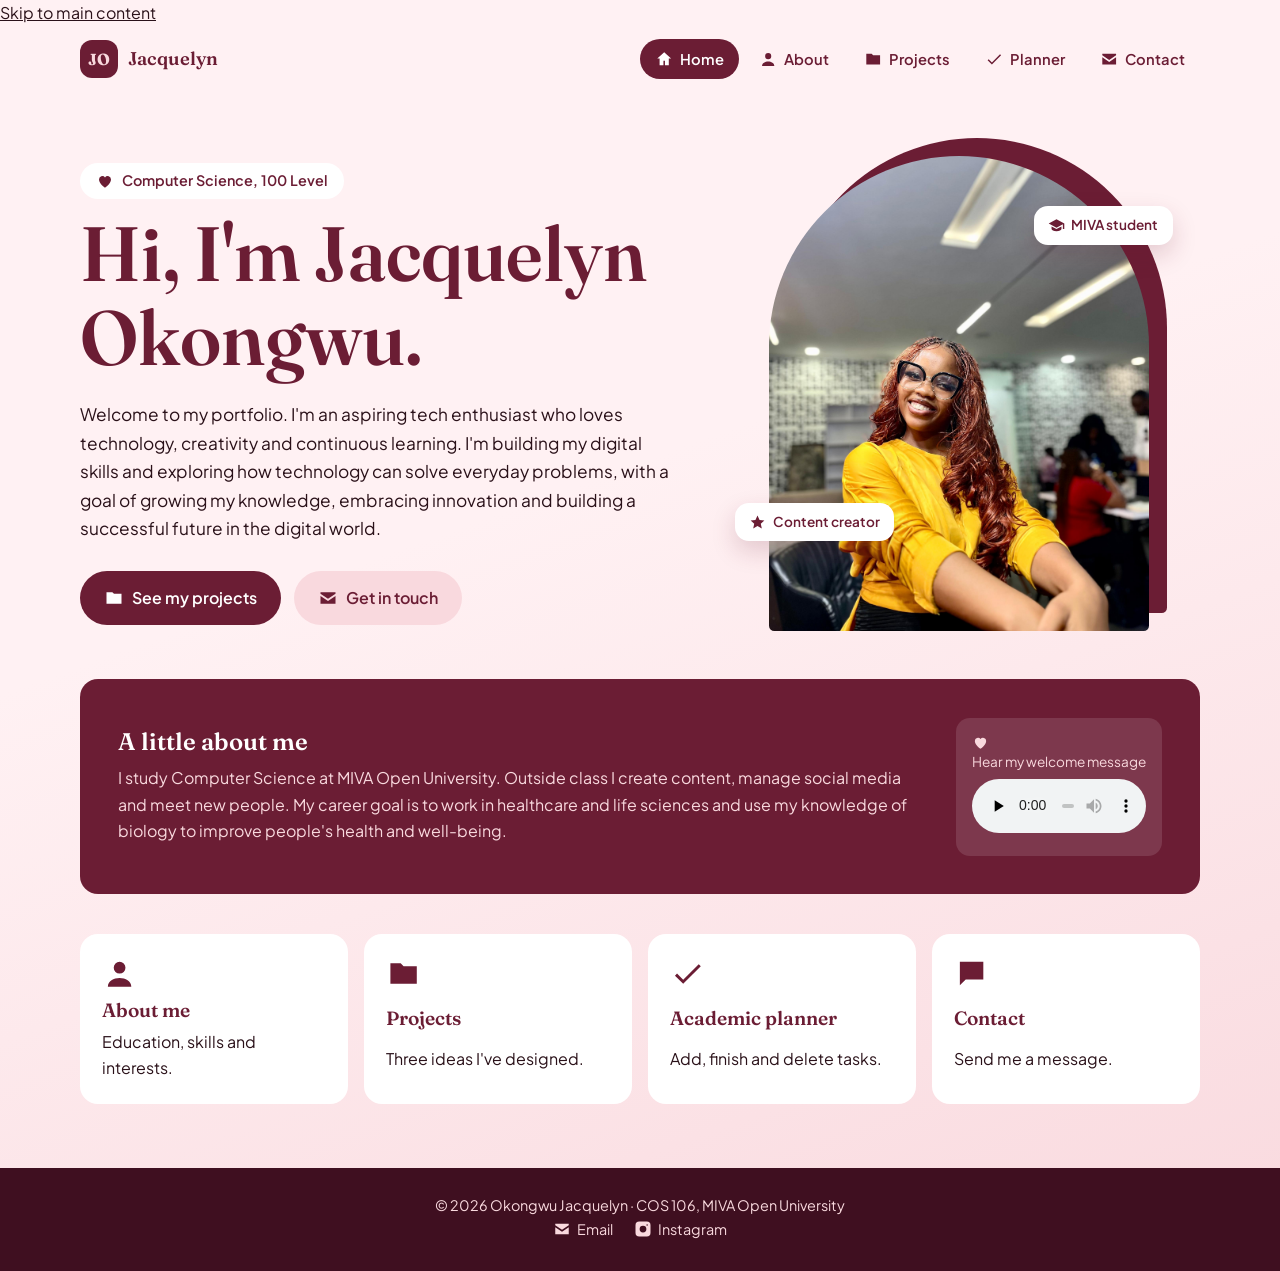
<file: index.html>
<!DOCTYPE html>
<html lang="en">
<head>
  <meta charset="UTF-8">
  <meta name="viewport" content="width=device-width, initial-scale=1.0">
  <title>Home | Okongwu Jacquelyn</title>
  <meta name="description" content="Portfolio of Okongwu Jacquelyn, a Computer Science student at MIVA Open University who loves technology, creativity and continuous learning.">
  <meta name="theme-color" content="#0a0c1b">
  <link rel="icon" href="favicon.svg" type="image/svg+xml">
  <link rel="preconnect" href="https://fonts.googleapis.com">
  <link rel="preconnect" href="https://fonts.gstatic.com" crossorigin>
  <link rel="stylesheet" href="https://fonts.googleapis.com/css2?family=Fraunces:wght@500;600&family=Plus+Jakarta+Sans:wght@400;600&display=swap">
  <link rel="stylesheet" href="css/style.css">
  <script>
    document.documentElement.classList.add("js");
    try {
      var saved = localStorage.getItem("theme");
      var theme = saved ? JSON.parse(saved) : (matchMedia("(prefers-color-scheme: light)").matches ? "light" : "dark");
      document.documentElement.dataset.theme = theme;
    } catch (e) { document.documentElement.dataset.theme = "dark"; }
  </script>
  <script src="js/main.js" defer></script>
</head>
<body class="home">

  <svg xmlns="http://www.w3.org/2000/svg" style="display:none" aria-hidden="true">
    <symbol id="i-list" viewBox="0 0 24 24"><path d="M3 6h18M3 12h18M3 18h18" fill="none" stroke="currentColor" stroke-width="2" stroke-linecap="round"/></symbol>
    <symbol id="i-home" viewBox="0 0 24 24"><path d="M3 11l9-8 9 8v10h-6v-6H9v6H3z" fill="none" stroke="currentColor" stroke-width="2" stroke-linejoin="round"/></symbol>
    <symbol id="i-user" viewBox="0 0 24 24"><circle cx="12" cy="8" r="4" fill="none" stroke="currentColor" stroke-width="2"/><path d="M4 21c0-4 4-6 8-6s8 2 8 6" fill="none" stroke="currentColor" stroke-width="2"/></symbol>
    <symbol id="i-folder" viewBox="0 0 24 24"><path d="M3 6h7l2 2h9v11H3z" fill="none" stroke="currentColor" stroke-width="2" stroke-linejoin="round"/></symbol>
    <symbol id="i-check" viewBox="0 0 24 24"><path d="M4 12l5 5L20 6" fill="none" stroke="currentColor" stroke-width="2" stroke-linecap="round" stroke-linejoin="round"/></symbol>
    <symbol id="i-mail" viewBox="0 0 24 24"><rect x="3" y="5" width="18" height="14" rx="2" fill="none" stroke="currentColor" stroke-width="2"/><path d="M3 7l9 6 9-6" fill="none" stroke="currentColor" stroke-width="2"/></symbol>
    <symbol id="i-heart" viewBox="0 0 24 24"><path d="M12 21s-8-5.2-8-11a4.5 4.5 0 0 1 8-2.8A4.5 4.5 0 0 1 20 10c0 5.8-8 11-8 11z" fill="none" stroke="currentColor" stroke-width="2" stroke-linejoin="round"/></symbol>
    <symbol id="i-star" viewBox="0 0 24 24"><path d="M12 3l2.7 5.6 6.1.9-4.4 4.3 1 6.1L12 17l-5.4 2.9 1-6.1L3.2 9.5l6.1-.9z" fill="none" stroke="currentColor" stroke-width="2" stroke-linejoin="round"/></symbol>
    <symbol id="i-cap" viewBox="0 0 24 24"><path d="M2 9l10-5 10 5-10 5z M6 11.5V16c0 1.5 3 3 6 3s6-1.500 6-3v-4.500" fill="none" stroke="currentColor" stroke-width="2" stroke-linejoin="round"/></symbol>
    <symbol id="i-chat" viewBox="0 0 24 24"><path d="M4 5h16v11H9l-5 4z" fill="none" stroke="currentColor" stroke-width="2" stroke-linejoin="round"/></symbol>
    <symbol id="i-insta" viewBox="0 0 24 24"><rect x="3" y="3" width="18" height="18" rx="5" fill="none" stroke="currentColor" stroke-width="2"/><circle cx="12" cy="12" r="4" fill="none" stroke="currentColor" stroke-width="2"/><circle cx="17.5" cy="6.5" r="1" fill="currentColor"/></symbol>
  </svg>

  <a class="skip-link" href="#main">Skip to main content</a>
  <div class="scroll-progress" aria-hidden="true"></div>
  <div class="bg-grid" aria-hidden="true"></div>

  <header class="nav">
    <div class="wrap">
      <a class="logo" href="index.html" aria-label="Okongwu Jacquelyn, home"><b>JO</b>Jacquelyn</a>

      <button class="menu-btn" aria-label="Menu" aria-expanded="false">
        <svg class="ic"><use href="#i-list"/></svg>
      </button>

      <nav aria-label="Main">
        <ul>
          <li><a href="index.html" aria-current="page"><svg class="ic"><use href="#i-home"/></svg>Home</a></li>
          <li><a href="about.html"><svg class="ic"><use href="#i-user"/></svg>About</a></li>
          <li><a href="projects.html"><svg class="ic"><use href="#i-folder"/></svg>Projects</a></li>
          <li><a href="planner.html"><svg class="ic"><use href="#i-check"/></svg>Planner</a></li>
          <li><a href="contact.html"><svg class="ic"><use href="#i-mail"/></svg>Contact</a></li>
        </ul>
      </nav>
    </div>
  </header>

  <main id="main">

    <section class="wrap hero">
      <div>
        <span class="pill"><svg class="ic"><use href="#i-heart"/></svg>Computer Science, 100 Level</span>
        <h1>Hi, I'm Jacquelyn Okongwu.</h1>
        <p>Welcome to my portfolio. I'm an aspiring tech enthusiast who loves technology, creativity and continuous learning. I'm building my digital skills and exploring how technology can solve everyday problems, with a goal of growing my knowledge, embracing innovation and building a successful future in the digital world.</p>
        <div class="cta">
          <a class="btn" href="projects.html"><svg class="ic"><use href="#i-folder"/></svg>See my projects</a>
          <a class="btn alt" href="contact.html"><svg class="ic"><use href="#i-mail"/></svg>Get in touch</a>
        </div>
      </div>
      <div class="arch">
        <img src="images/jacquelyn.jpeg" alt="Portrait of Okongwu Jacquelyn smiling in a yellow top and statement glasses">
        <span class="chip a"><svg class="ic"><use href="#i-star"/></svg>Content creator</span>
        <span class="chip b"><svg class="ic"><use href="#i-cap"/></svg>MIVA student</span>
      </div>
    </section>

    <section class="wrap">
      <div class="about-strip">
        <div>
          <h2>A little about me</h2>
          <p>I study Computer Science at MIVA Open University. Outside class I create content, manage social media and meet new people. My career goal is to work in healthcare and life sciences and use my knowledge of biology to improve people's health and well-being.</p>
        </div>
        <div class="audio-box">
          <svg class="ic"><use href="#i-heart"/></svg> Hear my welcome message<br>
          <audio controls preload="none">
            <source src="media/welcome-message.mp3" type="audio/mpeg">
            <source src="media/welcome-message.ogg" type="audio/ogg">
            Your browser does not support audio.
          </audio>
        </div>
      </div>
    </section>

    <section class="wrap tiles" aria-label="Explore the site">
      <a class="tile" href="about.html"><svg class="ic"><use href="#i-user"/></svg><h3>About me</h3><p>Education, skills and interests.</p></a>
      <a class="tile" href="projects.html"><svg class="ic"><use href="#i-folder"/></svg><h3>Projects</h3><p>Three ideas I've designed.</p></a>
      <a class="tile" href="planner.html"><svg class="ic"><use href="#i-check"/></svg><h3>Academic planner</h3><p>Add, finish and delete tasks.</p></a>
      <a class="tile" href="contact.html"><svg class="ic"><use href="#i-chat"/></svg><h3>Contact</h3><p>Send me a message.</p></a>
    </section>

  </main>

  <footer class="foot">
    <p>&copy; 2026 Okongwu Jacquelyn · COS 106, MIVA Open University</p>
    <p>
      <a href="mailto:j.okongwu0337@miva.edu.ng"><svg class="ic"><use href="#i-mail"/></svg>Email</a>
      <a href="https://instagram.com/Jackie_zinny"><svg class="ic"><use href="#i-insta"/></svg>Instagram</a>
    </p>
  </footer>

</body>
</html>
</file>
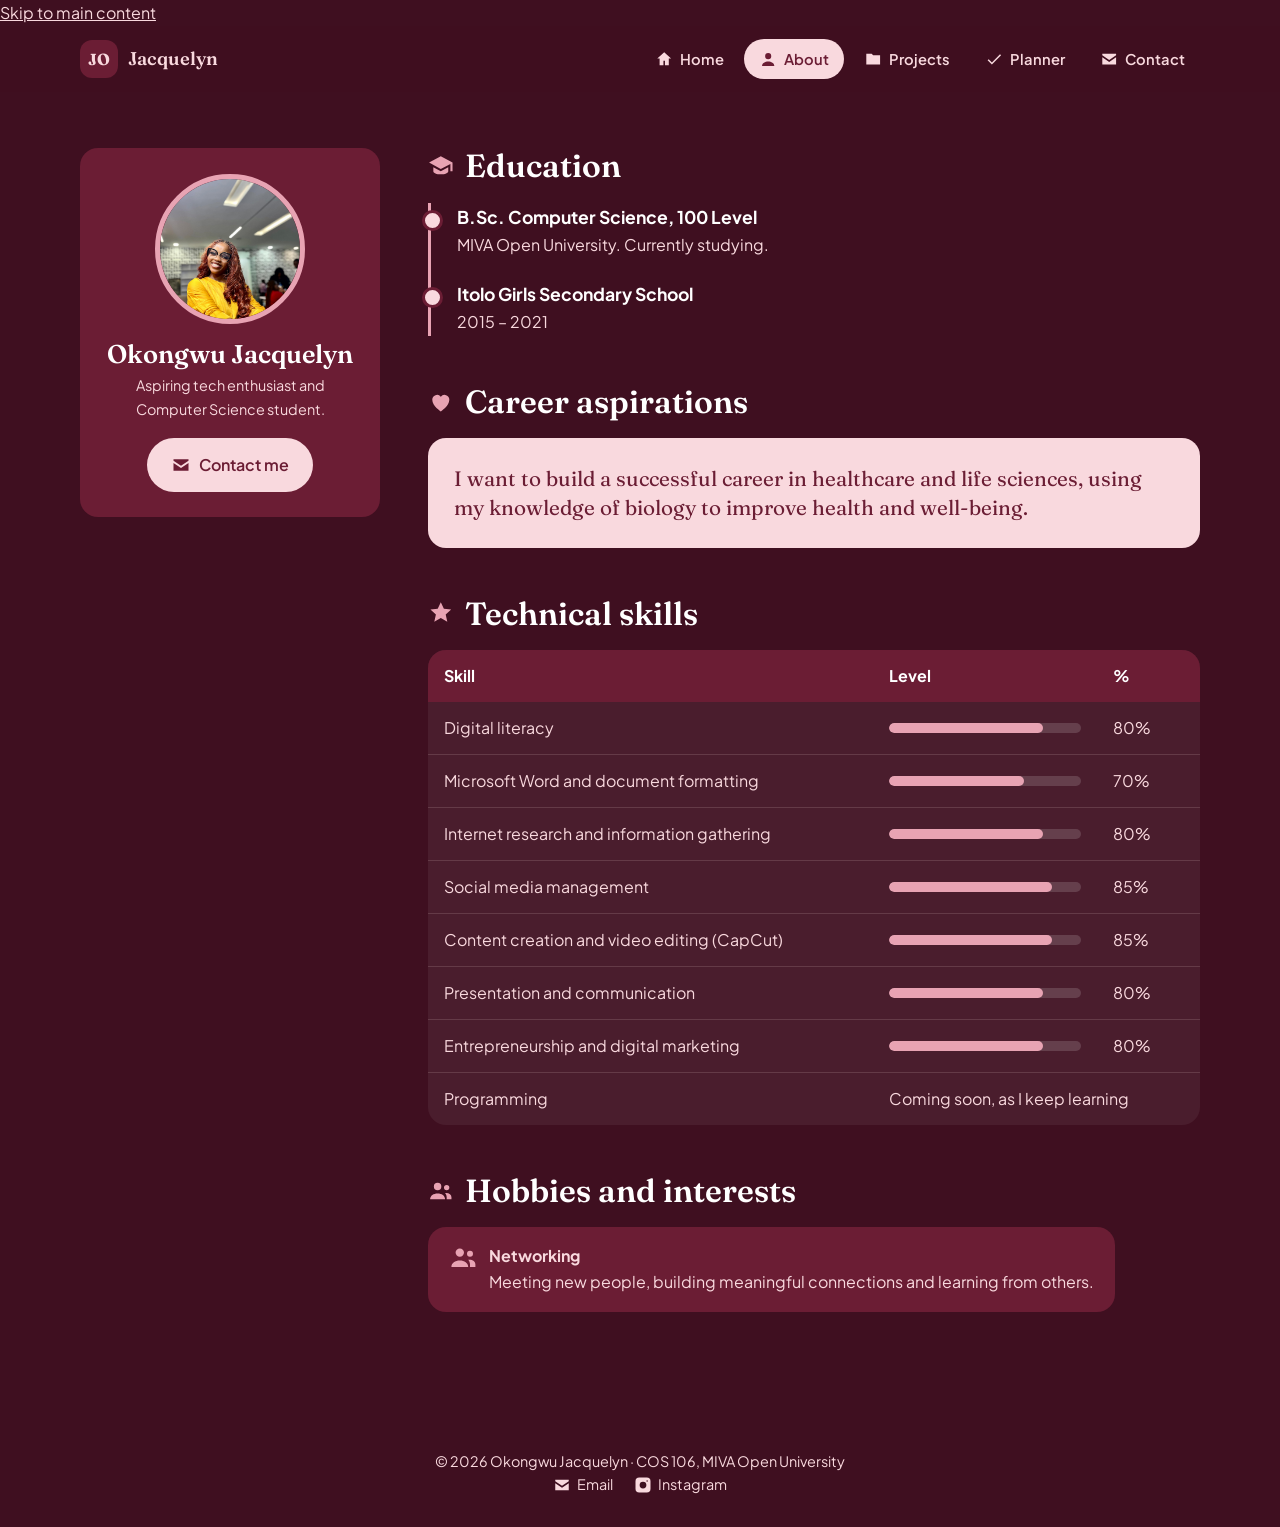
<file: about.html>
<!DOCTYPE html>
<html lang="en">
<head>
  <meta charset="UTF-8">
  <meta name="viewport" content="width=device-width, initial-scale=1.0">
  <title>About | Okongwu Jacquelyn</title>
  <meta name="description" content="About Okongwu Jacquelyn: education, career aspirations, technical skills and interests of a Computer Science student at MIVA Open University.">
  <meta name="theme-color" content="#0a0c1b">
  <link rel="icon" href="favicon.svg" type="image/svg+xml">
  <link rel="preconnect" href="https://fonts.googleapis.com">
  <link rel="preconnect" href="https://fonts.gstatic.com" crossorigin>
  <link rel="stylesheet" href="https://fonts.googleapis.com/css2?family=Fraunces:wght@500;600&family=Plus+Jakarta+Sans:wght@400;600&display=swap">
  <link rel="stylesheet" href="css/style.css">
  <script>
    document.documentElement.classList.add("js");
    try {
      var saved = localStorage.getItem("theme");
      var theme = saved ? JSON.parse(saved) : (matchMedia("(prefers-color-scheme: light)").matches ? "light" : "dark");
      document.documentElement.dataset.theme = theme;
    } catch (e) { document.documentElement.dataset.theme = "dark"; }
  </script>
  <script src="js/main.js" defer></script>
</head>
<body class="about">

  <svg xmlns="http://www.w3.org/2000/svg" style="display:none" aria-hidden="true">
    <symbol id="i-list" viewBox="0 0 24 24"><path d="M3 6h18M3 12h18M3 18h18" fill="none" stroke="currentColor" stroke-width="2" stroke-linecap="round"/></symbol>
    <symbol id="i-home" viewBox="0 0 24 24"><path d="M3 11l9-8 9 8v10h-6v-6H9v6H3z" fill="none" stroke="currentColor" stroke-width="2" stroke-linejoin="round"/></symbol>
    <symbol id="i-user" viewBox="0 0 24 24"><circle cx="12" cy="8" r="4" fill="none" stroke="currentColor" stroke-width="2"/><path d="M4 21c0-4 4-6 8-6s8 2 8 6" fill="none" stroke="currentColor" stroke-width="2"/></symbol>
    <symbol id="i-users" viewBox="0 0 24 24"><circle cx="9" cy="8" r="3.5" fill="none" stroke="currentColor" stroke-width="2"/><path d="M2 20c0-3.5 3-5.5 7-5.5s7 2 7 5.5" fill="none" stroke="currentColor" stroke-width="2" stroke-linecap="round"/><circle cx="17" cy="9" r="2.5" fill="none" stroke="currentColor" stroke-width="2"/><path d="M17 14.5c3 0 5 1.5 5 4" fill="none" stroke="currentColor" stroke-width="2" stroke-linecap="round"/></symbol>
    <symbol id="i-folder" viewBox="0 0 24 24"><path d="M3 6h7l2 2h9v11H3z" fill="none" stroke="currentColor" stroke-width="2" stroke-linejoin="round"/></symbol>
    <symbol id="i-check" viewBox="0 0 24 24"><path d="M4 12l5 5L20 6" fill="none" stroke="currentColor" stroke-width="2" stroke-linecap="round" stroke-linejoin="round"/></symbol>
    <symbol id="i-mail" viewBox="0 0 24 24"><rect x="3" y="5" width="18" height="14" rx="2" fill="none" stroke="currentColor" stroke-width="2"/><path d="M3 7l9 6 9-6" fill="none" stroke="currentColor" stroke-width="2"/></symbol>
    <symbol id="i-heart" viewBox="0 0 24 24"><path d="M12 21s-8-5.2-8-11a4.5 4.5 0 0 1 8-2.8A4.5 4.5 0 0 1 20 10c0 5.8-8 11-8 11z" fill="none" stroke="currentColor" stroke-width="2" stroke-linejoin="round"/></symbol>
    <symbol id="i-star" viewBox="0 0 24 24"><path d="M12 3l2.7 5.6 6.1.9-4.4 4.3 1 6.1L12 17l-5.4 2.9 1-6.1L3.2 9.5l6.1-.9z" fill="none" stroke="currentColor" stroke-width="2" stroke-linejoin="round"/></symbol>
    <symbol id="i-cap" viewBox="0 0 24 24"><path d="M2 9l10-5 10 5-10 5z M6 11.5V16c0 1.5 3 3 6 3s6-1.5 6-3v-4.5" fill="none" stroke="currentColor" stroke-width="2" stroke-linejoin="round"/></symbol>
    <symbol id="i-insta" viewBox="0 0 24 24"><rect x="3" y="3" width="18" height="18" rx="5" fill="none" stroke="currentColor" stroke-width="2"/><circle cx="12" cy="12" r="4" fill="none" stroke="currentColor" stroke-width="2"/><circle cx="17.5" cy="6.5" r="1" fill="currentColor"/></symbol>
  </svg>

  <a class="skip-link" href="#main">Skip to main content</a>
  <div class="scroll-progress" aria-hidden="true"></div>
  <div class="bg-grid" aria-hidden="true"></div>

  <header class="nav">
    <div class="wrap">
      <a class="logo" href="index.html" aria-label="Okongwu Jacquelyn, home"><b>JO</b>Jacquelyn</a>

      <button class="menu-btn" aria-label="Menu" aria-expanded="false">
        <svg class="ic"><use href="#i-list"/></svg>
      </button>

      <nav aria-label="Main">
        <ul>
          <li><a href="index.html"><svg class="ic"><use href="#i-home"/></svg>Home</a></li>
          <li><a href="about.html" aria-current="page"><svg class="ic"><use href="#i-user"/></svg>About</a></li>
          <li><a href="projects.html"><svg class="ic"><use href="#i-folder"/></svg>Projects</a></li>
          <li><a href="planner.html"><svg class="ic"><use href="#i-check"/></svg>Planner</a></li>
          <li><a href="contact.html"><svg class="ic"><use href="#i-mail"/></svg>Contact</a></li>
        </ul>
      </nav>
    </div>
  </header>

  <main id="main">
    <div class="wrap about-grid">

      <aside class="side">
        <img src="images/jacquelyn.jpeg" alt="Okongwu Jacquelyn">
        <h1>Okongwu Jacquelyn</h1>
        <p>Aspiring tech enthusiast and Computer Science student.</p>
        <a class="btn alt" href="contact.html"><svg class="ic"><use href="#i-mail"/></svg>Contact me</a>
      </aside>

      <div>

        <section>
          <h2><svg class="ic"><use href="#i-cap"/></svg>Education</h2>
          <ol class="tl">
            <li><strong>B.Sc. Computer Science, 100 Level</strong>MIVA Open University. Currently studying.</li>
            <li><strong>Itolo Girls Secondary School</strong>2015 – 2021</li>
          </ol>
        </section>

        <section>
          <h2><svg class="ic"><use href="#i-heart"/></svg>Career aspirations</h2>
          <p class="quote">I want to build a successful career in healthcare and life sciences, using my knowledge of biology to improve health and well-being.</p>
        </section>

        <section>
          <h2><svg class="ic"><use href="#i-star"/></svg>Technical skills</h2>
          <table class="tbl">
            <caption class="sr" style="position:absolute;left:-9999px">Skills and proficiency</caption>
            <thead>
              <tr><th scope="col">Skill</th><th scope="col">Level</th><th scope="col">%</th></tr>
            </thead>
            <tbody>
              <tr><td>Digital literacy</td><td><div class="bar" role="img" aria-label="80 percent"><i data-w="80"></i></div></td><td>80%</td></tr>
              <tr><td>Microsoft Word and document formatting</td><td><div class="bar" role="img" aria-label="70 percent"><i data-w="70"></i></div></td><td>70%</td></tr>
              <tr><td>Internet research and information gathering</td><td><div class="bar" role="img" aria-label="80 percent"><i data-w="80"></i></div></td><td>80%</td></tr>
              <tr><td>Social media management</td><td><div class="bar" role="img" aria-label="85 percent"><i data-w="85"></i></div></td><td>85%</td></tr>
              <tr><td>Content creation and video editing (CapCut)</td><td><div class="bar" role="img" aria-label="85 percent"><i data-w="85"></i></div></td><td>85%</td></tr>
              <tr><td>Presentation and communication</td><td><div class="bar" role="img" aria-label="80 percent"><i data-w="80"></i></div></td><td>80%</td></tr>
              <tr><td>Entrepreneurship and digital marketing</td><td><div class="bar" role="img" aria-label="80 percent"><i data-w="80"></i></div></td><td>80%</td></tr>
              <tr><td>Programming</td><td colspan="2">Coming soon, as I keep learning</td></tr>
            </tbody>
          </table>
        </section>

        <section>
          <h2><svg class="ic"><use href="#i-users"/></svg>Hobbies and interests</h2>
          <ul class="hob">
            <li>
              <svg class="ic"><use href="#i-users"/></svg>
              <div><strong>Networking</strong><br>Meeting new people, building meaningful connections and learning from others.</div>
            </li>
          </ul>
        </section>

      </div>
    </div>
  </main>

  <footer class="foot">
    <p>&copy; 2026 Okongwu Jacquelyn · COS 106, MIVA Open University</p>
    <p>
      <a href="mailto:j.okongwu0337@miva.edu.ng"><svg class="ic"><use href="#i-mail"/></svg>Email</a>
      <a href="https://instagram.com/Jackie_zinny"><svg class="ic"><use href="#i-insta"/></svg>Instagram</a>
    </p>
  </footer>

</body>
</html>
</file>
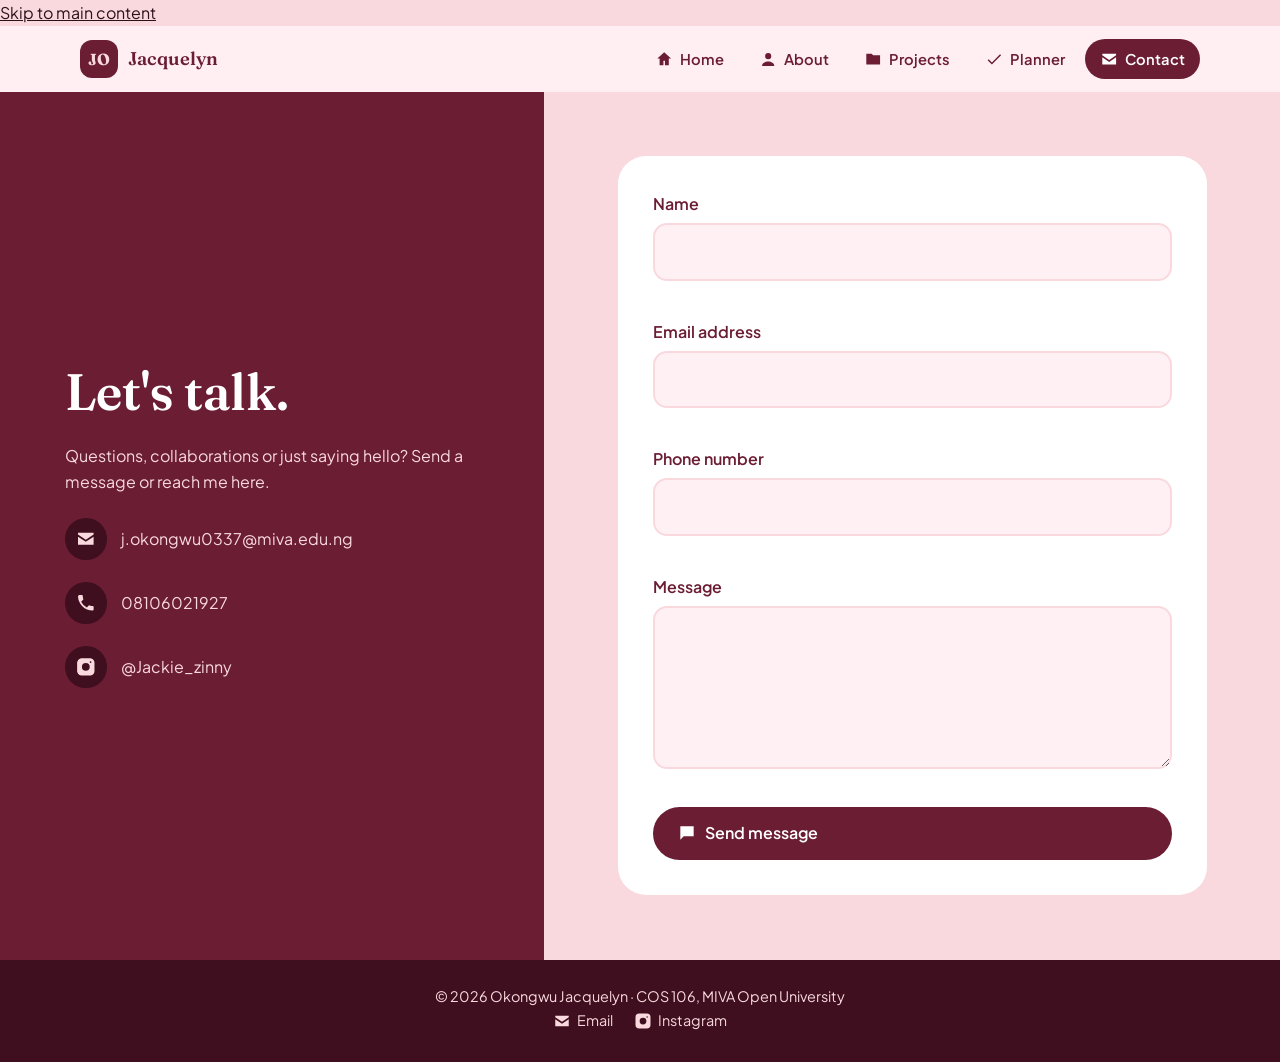
<file: contact.html>
<!DOCTYPE html>
<html lang="en">
<head>
  <meta charset="UTF-8">
  <meta name="viewport" content="width=device-width, initial-scale=1.0">
  <title>Contact | Okongwu Jacquelyn</title>
  <meta name="description" content="Contact Okongwu Jacquelyn for questions, collaborations or just to say hello.">
  <meta name="theme-color" content="#0a0c1b">
  <link rel="icon" href="favicon.svg" type="image/svg+xml">
  <link rel="preconnect" href="https://fonts.googleapis.com">
  <link rel="preconnect" href="https://fonts.gstatic.com" crossorigin>
  <link rel="stylesheet" href="https://fonts.googleapis.com/css2?family=Fraunces:wght@500;600&family=Plus+Jakarta+Sans:wght@400;600&display=swap">
  <link rel="stylesheet" href="css/style.css">
  <script>
    document.documentElement.classList.add("js");
    try {
      var saved = localStorage.getItem("theme");
      var theme = saved ? JSON.parse(saved) : (matchMedia("(prefers-color-scheme: light)").matches ? "light" : "dark");
      document.documentElement.dataset.theme = theme;
    } catch (e) { document.documentElement.dataset.theme = "dark"; }
  </script>
  <script src="js/main.js" defer></script>
</head>
<body class="contact">

  <svg xmlns="http://www.w3.org/2000/svg" style="display:none" aria-hidden="true">
    <symbol id="i-list" viewBox="0 0 24 24"><path d="M3 6h18M3 12h18M3 18h18" fill="none" stroke="currentColor" stroke-width="2" stroke-linecap="round"/></symbol>
    <symbol id="i-home" viewBox="0 0 24 24"><path d="M3 11l9-8 9 8v10h-6v-6H9v6H3z" fill="none" stroke="currentColor" stroke-width="2" stroke-linejoin="round"/></symbol>
    <symbol id="i-user" viewBox="0 0 24 24"><circle cx="12" cy="8" r="4" fill="none" stroke="currentColor" stroke-width="2"/><path d="M4 21c0-4 4-6 8-6s8 2 8 6" fill="none" stroke="currentColor" stroke-width="2"/></symbol>
    <symbol id="i-folder" viewBox="0 0 24 24"><path d="M3 6h7l2 2h9v11H3z" fill="none" stroke="currentColor" stroke-width="2" stroke-linejoin="round"/></symbol>
    <symbol id="i-check" viewBox="0 0 24 24"><path d="M4 12l5 5L20 6" fill="none" stroke="currentColor" stroke-width="2" stroke-linecap="round" stroke-linejoin="round"/></symbol>
    <symbol id="i-mail" viewBox="0 0 24 24"><rect x="3" y="5" width="18" height="14" rx="2" fill="none" stroke="currentColor" stroke-width="2"/><path d="M3 7l9 6 9-6" fill="none" stroke="currentColor" stroke-width="2"/></symbol>
    <symbol id="i-phone" viewBox="0 0 24 24"><path d="M5 4h4l2 5-2.5 1.5a11 11 0 0 0 5 5L15 13l5 2v4a2 2 0 0 1-2 2A15 15 0 0 1 3 6a2 2 0 0 1 2-2z" fill="none" stroke="currentColor" stroke-width="2" stroke-linejoin="round"/></symbol>
    <symbol id="i-chat" viewBox="0 0 24 24"><path d="M4 5h16v11H9l-5 4z" fill="none" stroke="currentColor" stroke-width="2" stroke-linejoin="round"/></symbol>
    <symbol id="i-insta" viewBox="0 0 24 24"><rect x="3" y="3" width="18" height="18" rx="5" fill="none" stroke="currentColor" stroke-width="2"/><circle cx="12" cy="12" r="4" fill="none" stroke="currentColor" stroke-width="2"/><circle cx="17.5" cy="6.5" r="1" fill="currentColor"/></symbol>
  </svg>

  <a class="skip-link" href="#main">Skip to main content</a>
  <div class="scroll-progress" aria-hidden="true"></div>
  <div class="bg-grid" aria-hidden="true"></div>

  <header class="nav">
    <div class="wrap">
      <a class="logo" href="index.html" aria-label="Okongwu Jacquelyn, home"><b>JO</b>Jacquelyn</a>

      <button class="menu-btn" aria-label="Menu" aria-expanded="false">
        <svg class="ic"><use href="#i-list"/></svg>
      </button>

      <nav aria-label="Main">
        <ul>
          <li><a href="index.html"><svg class="ic"><use href="#i-home"/></svg>Home</a></li>
          <li><a href="about.html"><svg class="ic"><use href="#i-user"/></svg>About</a></li>
          <li><a href="projects.html"><svg class="ic"><use href="#i-folder"/></svg>Projects</a></li>
          <li><a href="planner.html"><svg class="ic"><use href="#i-check"/></svg>Planner</a></li>
          <li><a href="contact.html" aria-current="page"><svg class="ic"><use href="#i-mail"/></svg>Contact</a></li>
        </ul>
      </nav>
    </div>
  </header>

  <main id="main">
    <div class="split">

      <section class="info">
        <h1>Let's talk.</h1>
        <p>Questions, collaborations or just saying hello? Send a message or reach me here.</p>
        <a href="mailto:j.okongwu0337@miva.edu.ng"><svg class="ic"><use href="#i-mail"/></svg>j.okongwu0337@miva.edu.ng</a>
        <a href="tel:08106021927"><svg class="ic"><use href="#i-phone"/></svg>08106021927</a>
        <a href="https://instagram.com/Jackie_zinny"><svg class="ic"><use href="#i-insta"/></svg>@Jackie_zinny</a>
      </section>

      <section class="form-side">
        <form id="contactForm" novalidate>
          <p id="ok" role="status">Thank you! Your message has been sent.</p>

          <label>Name
            <input name="name" autocomplete="name">
            <span class="err" id="nameErr"></span>
          </label>

          <label>Email address
            <input name="email" type="email" autocomplete="email">
            <span class="err" id="emailErr"></span>
          </label>

          <label>Phone number
            <input name="phone" inputmode="numeric" autocomplete="tel">
            <span class="err" id="phoneErr"></span>
          </label>

          <label>Message
            <textarea name="message" rows="5"></textarea>
            <span class="err" id="messageErr"></span>
          </label>

          <button class="btn" type="submit"><svg class="ic"><use href="#i-chat"/></svg>Send message</button>
        </form>
      </section>

    </div>
  </main>

  <footer class="foot">
    <p>&copy; 2026 Okongwu Jacquelyn · COS 106, MIVA Open University</p>
    <p>
      <a href="mailto:j.okongwu0337@miva.edu.ng"><svg class="ic"><use href="#i-mail"/></svg>Email</a>
      <a href="https://instagram.com/Jackie_zinny"><svg class="ic"><use href="#i-insta"/></svg>Instagram</a>
    </p>
  </footer>

</body>
</html>
</file>
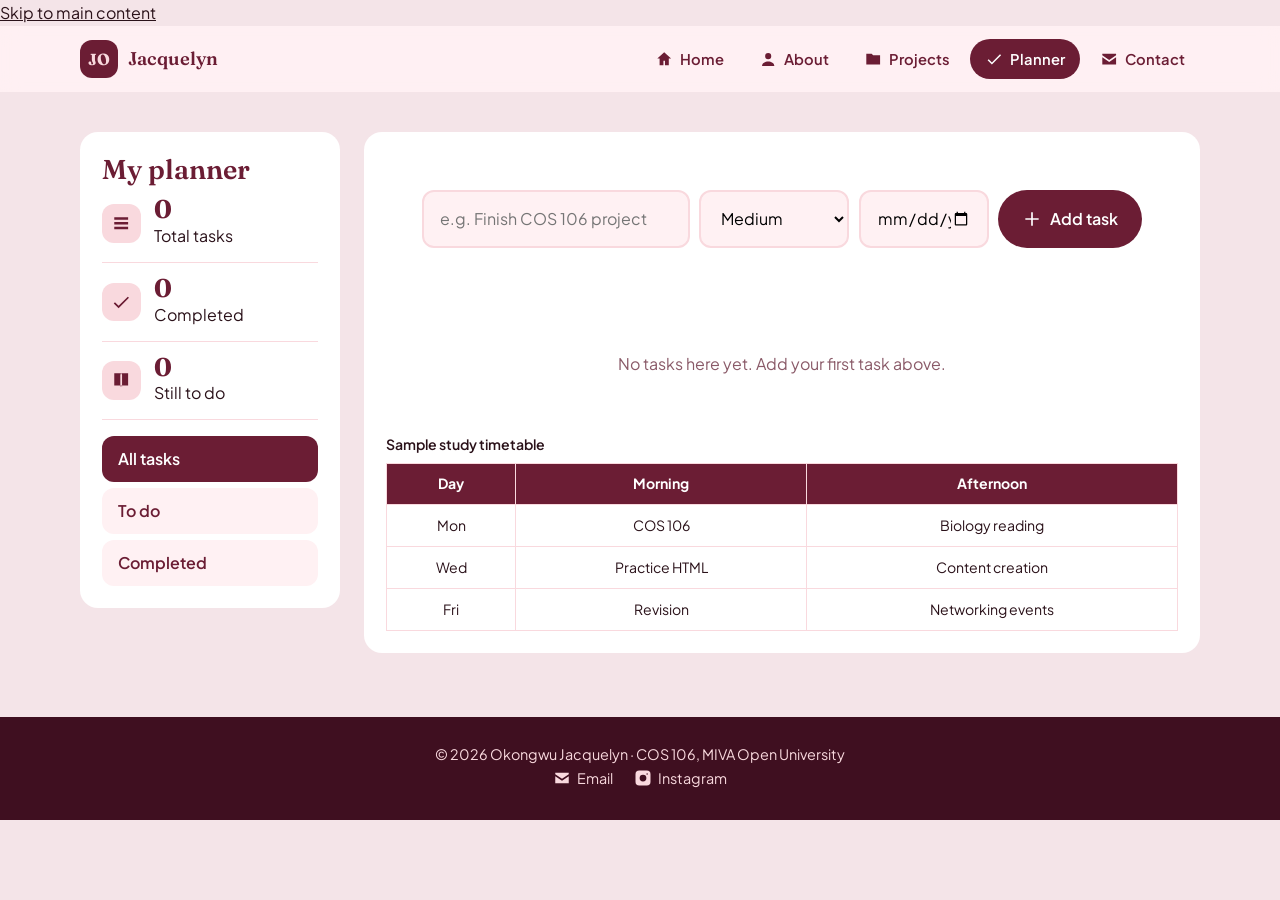
<file: planner.html>
<!DOCTYPE html>
<html lang="en">
<head>
  <meta charset="UTF-8">
  <meta name="viewport" content="width=device-width, initial-scale=1.0">
  <title>Academic Planner | Okongwu Jacquelyn</title>
  <meta name="description" content="An academic planner by Okongwu Jacquelyn to add tasks, set priorities and due dates, and track a weekly study timetable.">
  <meta name="theme-color" content="#0a0c1b">
  <link rel="icon" href="favicon.svg" type="image/svg+xml">
  <link rel="preconnect" href="https://fonts.googleapis.com">
  <link rel="preconnect" href="https://fonts.gstatic.com" crossorigin>
  <link rel="stylesheet" href="https://fonts.googleapis.com/css2?family=Fraunces:wght@500;600&family=Plus+Jakarta+Sans:wght@400;600&display=swap">
  <link rel="stylesheet" href="css/style.css">
  <script>
    document.documentElement.classList.add("js");
    try {
      var saved = localStorage.getItem("theme");
      var theme = saved ? JSON.parse(saved) : (matchMedia("(prefers-color-scheme: light)").matches ? "light" : "dark");
      document.documentElement.dataset.theme = theme;
    } catch (e) { document.documentElement.dataset.theme = "dark"; }
  </script>
  <script src="js/main.js" defer></script>
</head>
<body class="planner">

  <svg xmlns="http://www.w3.org/2000/svg" style="display:none" aria-hidden="true">
    <symbol id="i-list" viewBox="0 0 24 24"><path d="M3 6h18M3 12h18M3 18h18" fill="none" stroke="currentColor" stroke-width="2" stroke-linecap="round"/></symbol>
    <symbol id="i-home" viewBox="0 0 24 24"><path d="M3 11l9-8 9 8v10h-6v-6H9v6H3z" fill="none" stroke="currentColor" stroke-width="2" stroke-linejoin="round"/></symbol>
    <symbol id="i-user" viewBox="0 0 24 24"><circle cx="12" cy="8" r="4" fill="none" stroke="currentColor" stroke-width="2"/><path d="M4 21c0-4 4-6 8-6s8 2 8 6" fill="none" stroke="currentColor" stroke-width="2"/></symbol>
    <symbol id="i-folder" viewBox="0 0 24 24"><path d="M3 6h7l2 2h9v11H3z" fill="none" stroke="currentColor" stroke-width="2" stroke-linejoin="round"/></symbol>
    <symbol id="i-check" viewBox="0 0 24 24"><path d="M4 12l5 5L20 6" fill="none" stroke="currentColor" stroke-width="2" stroke-linecap="round" stroke-linejoin="round"/></symbol>
    <symbol id="i-mail" viewBox="0 0 24 24"><rect x="3" y="5" width="18" height="14" rx="2" fill="none" stroke="currentColor" stroke-width="2"/><path d="M3 7l9 6 9-6" fill="none" stroke="currentColor" stroke-width="2"/></symbol>
    <symbol id="i-book" viewBox="0 0 24 24"><path d="M4 5a2 2 0 0 1 2-2h14v16H6a2 2 0 0 0-2 2z M4 5v16" fill="none" stroke="currentColor" stroke-width="2" stroke-linejoin="round"/></symbol>
    <symbol id="i-plus" viewBox="0 0 24 24"><path d="M12 5v14M5 12h14" fill="none" stroke="currentColor" stroke-width="2" stroke-linecap="round"/></symbol>
    <symbol id="i-insta" viewBox="0 0 24 24"><rect x="3" y="3" width="18" height="18" rx="5" fill="none" stroke="currentColor" stroke-width="2"/><circle cx="12" cy="12" r="4" fill="none" stroke="currentColor" stroke-width="2"/><circle cx="17.5" cy="6.5" r="1" fill="currentColor"/></symbol>
  </svg>

  <a class="skip-link" href="#main">Skip to main content</a>
  <div class="scroll-progress" aria-hidden="true"></div>
  <div class="bg-grid" aria-hidden="true"></div>

  <header class="nav">
    <div class="wrap">
      <a class="logo" href="index.html" aria-label="Okongwu Jacquelyn, home"><b>JO</b>Jacquelyn</a>

      <button class="menu-btn" aria-label="Menu" aria-expanded="false">
        <svg class="ic"><use href="#i-list"/></svg>
      </button>

      <nav aria-label="Main">
        <ul>
          <li><a href="index.html"><svg class="ic"><use href="#i-home"/></svg>Home</a></li>
          <li><a href="about.html"><svg class="ic"><use href="#i-user"/></svg>About</a></li>
          <li><a href="projects.html"><svg class="ic"><use href="#i-folder"/></svg>Projects</a></li>
          <li><a href="planner.html" aria-current="page"><svg class="ic"><use href="#i-check"/></svg>Planner</a></li>
          <li><a href="contact.html"><svg class="ic"><use href="#i-mail"/></svg>Contact</a></li>
        </ul>
      </nav>
    </div>
  </header>

  <main id="main">
    <div class="wrap dash">

      <aside class="panel">
        <h1 style="font-size:1.7rem;color:var(--wine)">My planner</h1>
        <div class="stat"><svg class="ic"><use href="#i-list"/></svg><div><b id="nAll">0</b>Total tasks</div></div>
        <div class="stat"><svg class="ic"><use href="#i-check"/></svg><div><b id="nDone">0</b>Completed</div></div>
        <div class="stat"><svg class="ic"><use href="#i-book"/></svg><div><b id="nLeft">0</b>Still to do</div></div>
        <div class="filters">
          <button class="on" data-f="all">All tasks</button>
          <button data-f="todo">To do</button>
          <button data-f="done">Completed</button>
        </div>
      </aside>

      <section class="panel">
        <form id="taskForm" class="add" novalidate>
          <input name="task" placeholder="e.g. Finish COS 106 project" aria-label="Task">
          <select name="priority" aria-label="Priority">
            <option value="high">High</option>
            <option value="medium" selected>Medium</option>
            <option value="low">Low</option>
          </select>
          <input type="date" name="due" aria-label="Due date">
          <button class="btn"><svg class="ic"><use href="#i-plus"/></svg>Add task</button>
        </form>

        <p class="err" id="taskErr" role="alert"></p>
        <ul class="tasks" id="taskList"></ul>

        <table class="sched">
          <caption style="text-align:left;font-weight:600;margin-bottom:.4rem">Sample study timetable</caption>
          <thead>
            <tr><th scope="col">Day</th><th scope="col">Morning</th><th scope="col">Afternoon</th></tr>
          </thead>
          <tbody>
            <tr><td>Mon</td><td>COS 106</td><td>Biology reading</td></tr>
            <tr><td>Wed</td><td>Practice HTML</td><td>Content creation</td></tr>
            <tr><td>Fri</td><td>Revision</td><td>Networking events</td></tr>
          </tbody>
        </table>
      </section>

    </div>
  </main>

  <footer class="foot">
    <p>&copy; 2026 Okongwu Jacquelyn · COS 106, MIVA Open University</p>
    <p>
      <a href="mailto:j.okongwu0337@miva.edu.ng"><svg class="ic"><use href="#i-mail"/></svg>Email</a>
      <a href="https://instagram.com/Jackie_zinny"><svg class="ic"><use href="#i-insta"/></svg>Instagram</a>
    </p>
  </footer>

</body>
</html>
</file>
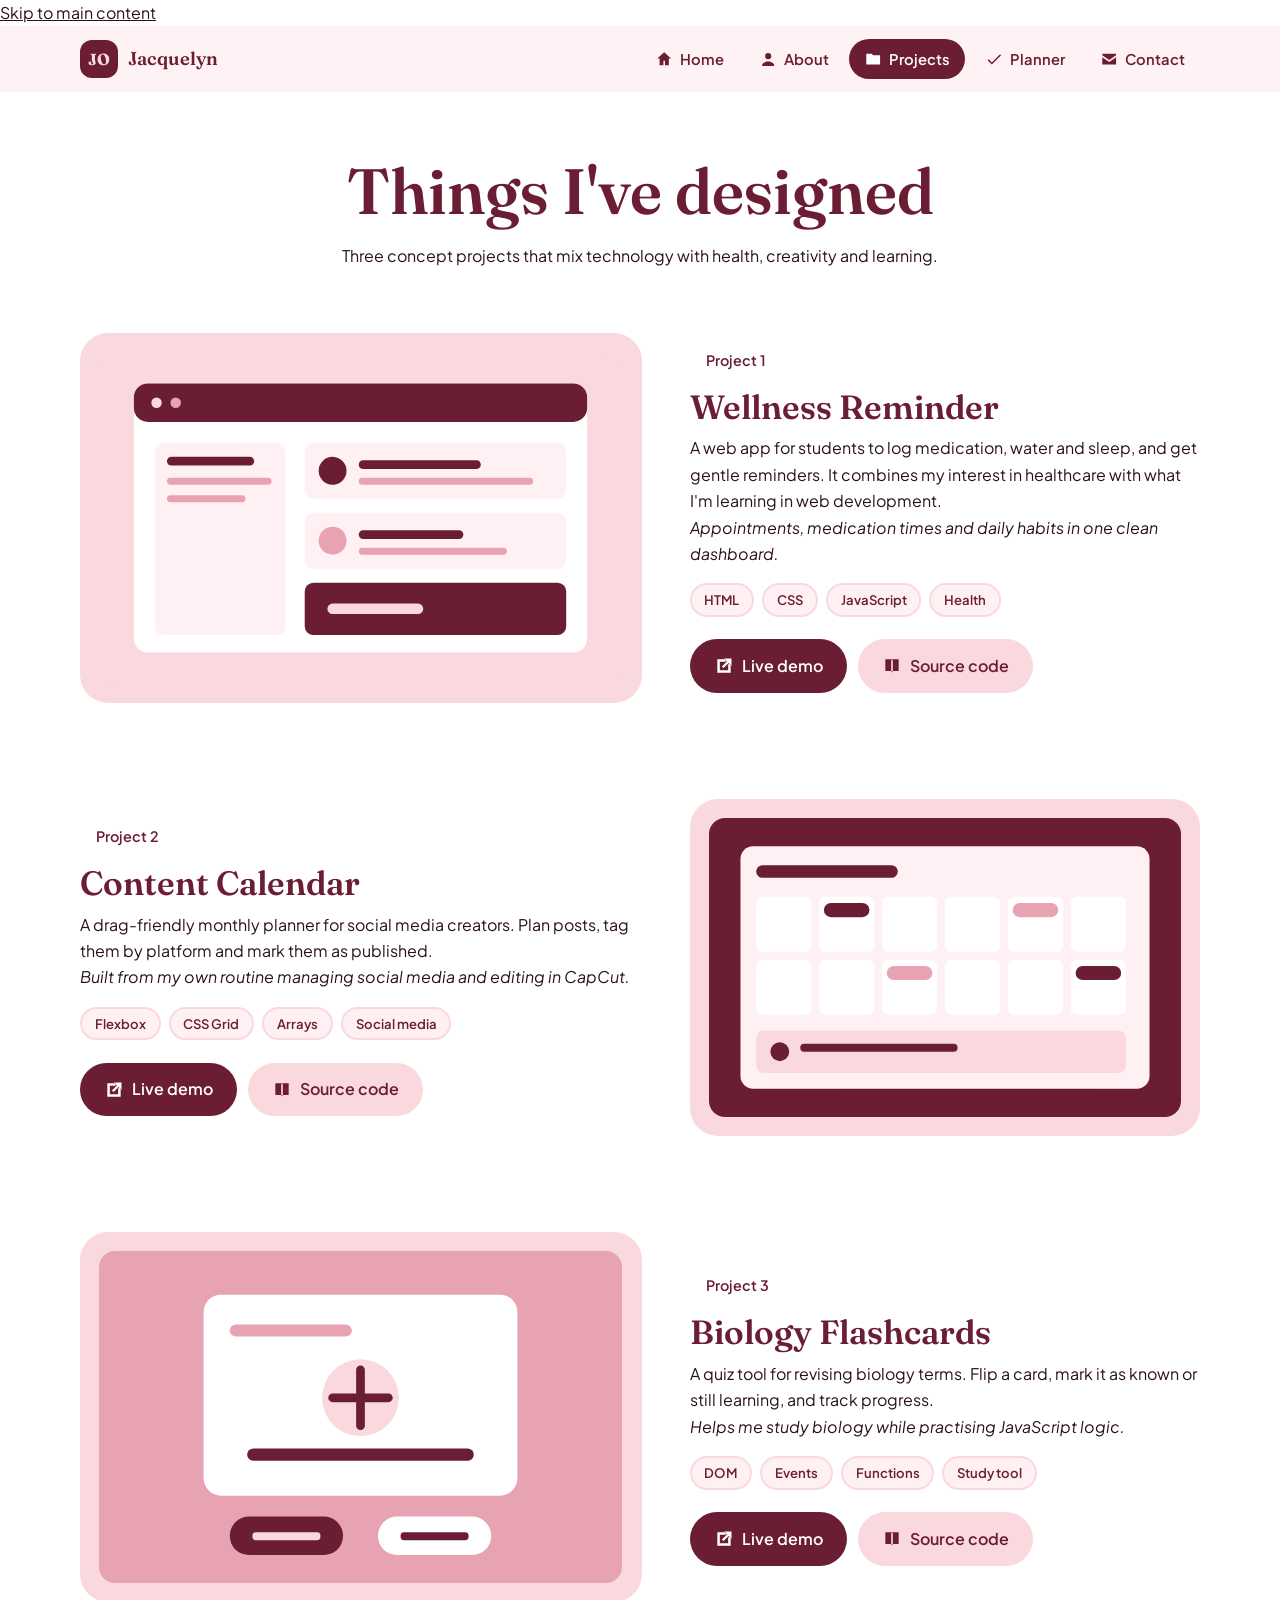
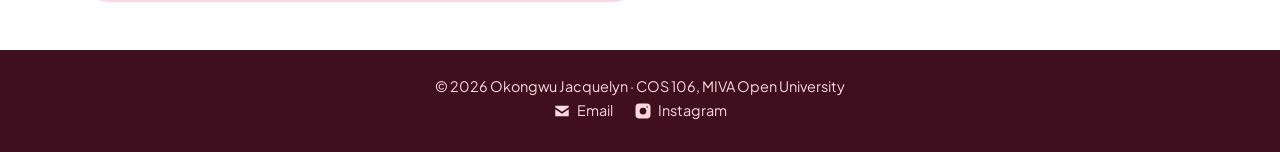
<file: projects.html>
<!DOCTYPE html>
<html lang="en">
<head>
  <meta charset="UTF-8">
  <meta name="viewport" content="width=device-width, initial-scale=1.0">
  <title>Projects | Okongwu Jacquelyn</title>
  <meta name="description" content="Three concept projects by Okongwu Jacquelyn: a wellness reminder app, a social media content calendar and a biology flashcard tool.">
  <meta name="theme-color" content="#0a0c1b">
  <link rel="icon" href="favicon.svg" type="image/svg+xml">
  <link rel="preconnect" href="https://fonts.googleapis.com">
  <link rel="preconnect" href="https://fonts.gstatic.com" crossorigin>
  <link rel="stylesheet" href="https://fonts.googleapis.com/css2?family=Fraunces:wght@500;600&family=Plus+Jakarta+Sans:wght@400;600&display=swap">
  <link rel="stylesheet" href="css/style.css">
  <script>
    document.documentElement.classList.add("js");
    try {
      var saved = localStorage.getItem("theme");
      var theme = saved ? JSON.parse(saved) : (matchMedia("(prefers-color-scheme: light)").matches ? "light" : "dark");
      document.documentElement.dataset.theme = theme;
    } catch (e) { document.documentElement.dataset.theme = "dark"; }
  </script>
  <script src="js/main.js" defer></script>
</head>
<body class="projects">

  <svg xmlns="http://www.w3.org/2000/svg" style="display:none" aria-hidden="true">
    <symbol id="i-list" viewBox="0 0 24 24"><path d="M3 6h18M3 12h18M3 18h18" fill="none" stroke="currentColor" stroke-width="2" stroke-linecap="round"/></symbol>
    <symbol id="i-home" viewBox="0 0 24 24"><path d="M3 11l9-8 9 8v10h-6v-6H9v6H3z" fill="none" stroke="currentColor" stroke-width="2" stroke-linejoin="round"/></symbol>
    <symbol id="i-user" viewBox="0 0 24 24"><circle cx="12" cy="8" r="4" fill="none" stroke="currentColor" stroke-width="2"/><path d="M4 21c0-4 4-6 8-6s8 2 8 6" fill="none" stroke="currentColor" stroke-width="2"/></symbol>
    <symbol id="i-folder" viewBox="0 0 24 24"><path d="M3 6h7l2 2h9v11H3z" fill="none" stroke="currentColor" stroke-width="2" stroke-linejoin="round"/></symbol>
    <symbol id="i-check" viewBox="0 0 24 24"><path d="M4 12l5 5L20 6" fill="none" stroke="currentColor" stroke-width="2" stroke-linecap="round" stroke-linejoin="round"/></symbol>
    <symbol id="i-mail" viewBox="0 0 24 24"><rect x="3" y="5" width="18" height="14" rx="2" fill="none" stroke="currentColor" stroke-width="2"/><path d="M3 7l9 6 9-6" fill="none" stroke="currentColor" stroke-width="2"/></symbol>
    <symbol id="i-link" viewBox="0 0 24 24"><path d="M10 14a4 4 0 0 0 6 0l3-3a4 4 0 0 0-6-6l-1 1M14 10a4 4 0 0 0-6 0l-3 3a4 4 0 0 0 6 6l1-1" fill="none" stroke="currentColor" stroke-width="2" stroke-linecap="round"/></symbol>
    <symbol id="i-book" viewBox="0 0 24 24"><path d="M4 5a2 2 0 0 1 2-2h14v16H6a2 2 0 0 0-2 2z M4 5v16" fill="none" stroke="currentColor" stroke-width="2" stroke-linejoin="round"/></symbol>
    <symbol id="i-insta" viewBox="0 0 24 24"><rect x="3" y="3" width="18" height="18" rx="5" fill="none" stroke="currentColor" stroke-width="2"/><circle cx="12" cy="12" r="4" fill="none" stroke="currentColor" stroke-width="2"/><circle cx="17.5" cy="6.5" r="1" fill="currentColor"/></symbol>
  </svg>

  <a class="skip-link" href="#main">Skip to main content</a>
  <div class="scroll-progress" aria-hidden="true"></div>
  <div class="bg-grid" aria-hidden="true"></div>

  <header class="nav">
    <div class="wrap">
      <a class="logo" href="index.html" aria-label="Okongwu Jacquelyn, home"><b>JO</b>Jacquelyn</a>

      <button class="menu-btn" aria-label="Menu" aria-expanded="false">
        <svg class="ic"><use href="#i-list"/></svg>
      </button>

      <nav aria-label="Main">
        <ul>
          <li><a href="index.html"><svg class="ic"><use href="#i-home"/></svg>Home</a></li>
          <li><a href="about.html"><svg class="ic"><use href="#i-user"/></svg>About</a></li>
          <li><a href="projects.html" aria-current="page"><svg class="ic"><use href="#i-folder"/></svg>Projects</a></li>
          <li><a href="planner.html"><svg class="ic"><use href="#i-check"/></svg>Planner</a></li>
          <li><a href="contact.html"><svg class="ic"><use href="#i-mail"/></svg>Contact</a></li>
        </ul>
      </nav>
    </div>
  </header>

  <main id="main">
    <section class="wrap ph">
      <h1>Things I've designed</h1>
      <p>Three concept projects that mix technology with health, creativity and learning.</p>
    </section>

    <div class="wrap">

      <article class="proj">
        <div class="shot">
          <img src="images/project1.svg" alt="Screenshot of the Wellness Reminder project" loading="lazy">
        </div>
        <div>
          <span class="pill">Project 1</span>
          <h2>Wellness Reminder</h2>
          <p>A web app for students to log medication, water and sleep, and get gentle reminders. It combines my interest in healthcare with what I'm learning in web development.</p>
          <p><em>Appointments, medication times and daily habits in one clean dashboard.</em></p>
          <ul class="tags">
            <li>HTML</li><li>CSS</li><li>JavaScript</li><li>Health</li>
          </ul>
          <div class="links">
            <a class="btn" href="#"><svg class="ic"><use href="#i-link"/></svg>Live demo</a>
            <a class="btn alt" href="#"><svg class="ic"><use href="#i-book"/></svg>Source code</a>
          </div>
        </div>
      </article>

      <article class="proj">
        <div class="shot">
          <img src="images/project2.svg" alt="Screenshot of the Content Calendar project" loading="lazy">
        </div>
        <div>
          <span class="pill">Project 2</span>
          <h2>Content Calendar</h2>
          <p>A drag-friendly monthly planner for social media creators. Plan posts, tag them by platform and mark them as published.</p>
          <p><em>Built from my own routine managing social media and editing in CapCut.</em></p>
          <ul class="tags">
            <li>Flexbox</li><li>CSS Grid</li><li>Arrays</li><li>Social media</li>
          </ul>
          <div class="links">
            <a class="btn" href="#"><svg class="ic"><use href="#i-link"/></svg>Live demo</a>
            <a class="btn alt" href="#"><svg class="ic"><use href="#i-book"/></svg>Source code</a>
          </div>
        </div>
      </article>

      <article class="proj">
        <div class="shot">
          <img src="images/project3.svg" alt="Screenshot of the Biology Flashcards project" loading="lazy">
        </div>
        <div>
          <span class="pill">Project 3</span>
          <h2>Biology Flashcards</h2>
          <p>A quiz tool for revising biology terms. Flip a card, mark it as known or still learning, and track progress.</p>
          <p><em>Helps me study biology while practising JavaScript logic.</em></p>
          <ul class="tags">
            <li>DOM</li><li>Events</li><li>Functions</li><li>Study tool</li>
          </ul>
          <div class="links">
            <a class="btn" href="#"><svg class="ic"><use href="#i-link"/></svg>Live demo</a>
            <a class="btn alt" href="#"><svg class="ic"><use href="#i-book"/></svg>Source code</a>
          </div>
        </div>
      </article>

    </div>
  </main>

  <footer class="foot">
    <p>&copy; 2026 Okongwu Jacquelyn · COS 106, MIVA Open University</p>
    <p>
      <a href="mailto:j.okongwu0337@miva.edu.ng"><svg class="ic"><use href="#i-mail"/></svg>Email</a>
      <a href="https://instagram.com/Jackie_zinny"><svg class="ic"><use href="#i-insta"/></svg>Instagram</a>
    </p>
  </footer>

</body>
</html>
</file>
<file: css/style.css>
:root{--wine:#6B1D34;--deep:#3F0F20;--blush:#F9D9DE;--mist:#FFF1F3;--rose:#E8A3B3;--ink:#2A1119;--r:18px}
*{box-sizing:border-box;margin:0;padding:0}
html{scroll-behavior:smooth}
body{font-family:'Plus Jakarta Sans',system-ui,sans-serif;color:var(--ink);line-height:1.65;background:var(--mist)}
h1,h2,h3{font-family:'Fraunces',Georgia,serif;line-height:1.1;font-weight:600}
img,svg{max-width:100%;display:block}
a{color:inherit}
.ic{width:1.25em;height:1.25em;fill:currentColor;flex:none}
:focus-visible{outline:3px solid var(--rose);outline-offset:3px}
.wrap{width:min(1120px,92%);margin-inline:auto}
.btn{display:inline-flex;align-items:center;gap:.5rem;padding:.85rem 1.5rem;border-radius:99px;background:var(--wine);color:#fff;font-weight:600;text-decoration:none;border:0;cursor:pointer;font:inherit;font-weight:600;transition:transform .2s,background .2s}
.btn:hover{background:var(--deep);transform:translateY(-2px)}
.btn.alt{background:var(--blush);color:var(--wine)}
/* nav */
header.nav{position:sticky;top:0;z-index:20;background:rgba(255,241,243,.92);backdrop-filter:blur(10px)}
.nav .wrap{display:flex;align-items:center;justify-content:space-between;padding:.8rem 0}
.logo{display:flex;align-items:center;gap:.6rem;font-family:'Fraunces',serif;font-weight:600;font-size:1.15rem;text-decoration:none;color:var(--wine)}
.logo b{display:grid;place-items:center;width:38px;height:38px;border-radius:12px;background:var(--wine);color:var(--blush);font-size:1rem}
.nav ul{display:flex;gap:.3rem;list-style:none}
.nav ul a{display:flex;align-items:center;gap:.4rem;padding:.5rem .95rem;border-radius:99px;text-decoration:none;font-weight:600;font-size:.92rem;color:var(--wine);transition:background .2s,color .2s}
.nav ul a:hover{background:var(--blush)}
.nav ul a[aria-current=page]{background:var(--wine);color:#fff}
.menu-btn{display:none;background:var(--wine);color:#fff;border:0;border-radius:12px;width:42px;height:42px;cursor:pointer}
footer.foot{background:var(--deep);color:var(--blush);padding:1.6rem 0;text-align:center;font-size:.9rem}
footer.foot a{display:inline-flex;gap:.4rem;align-items:center;margin:0 .6rem;text-decoration:none}
@media(max-width:760px){.menu-btn{display:grid;place-items:center}.nav ul{display:none;position:absolute;top:100%;left:0;right:0;flex-direction:column;background:var(--mist);padding:.8rem 4%;box-shadow:0 14px 24px rgba(63,15,32,.15)}.nav ul.open{display:flex}}
@media(prefers-reduced-motion:reduce){.chip{animation:none}}

/* ===== HOME: blush hero with arch portrait ===== */
.home{background:linear-gradient(160deg,#FFF1F3 40%,#F9D9DE)}
.hero{display:grid;grid-template-columns:1.1fr .9fr;gap:3rem;align-items:center;padding:4rem 0 3rem}
.hero h1{font-size:clamp(2.6rem,6vw,4.8rem);color:var(--wine);margin:.8rem 0 1.2rem}
.hero p{max-width:52ch;font-size:1.08rem}
.pill{display:inline-flex;gap:.5rem;align-items:center;background:#fff;color:var(--wine);padding:.4rem 1rem;border-radius:99px;font-weight:600;font-size:.9rem}
.cta{display:flex;gap:.8rem;flex-wrap:wrap;margin-top:1.8rem}
.arch{position:relative;justify-self:center;width:min(380px,85%)}
.arch::before{content:"";position:absolute;inset:-18px -18px 18px 18px;background:var(--wine);border-radius:999px 999px 28px 28px}
.arch img{position:relative;width:100%;aspect-ratio:4/5;object-fit:cover;object-position:50% 25%;border-radius:999px 999px 28px 28px;animation:rise 1s ease both}
@keyframes rise{from{opacity:0;transform:translateY(24px)}to{opacity:1;transform:none}}
.chip{position:absolute;z-index:2;background:#fff;color:var(--wine);padding:.5rem .9rem;border-radius:14px;font-weight:600;font-size:.85rem;display:flex;gap:.4rem;align-items:center;box-shadow:0 10px 24px rgba(107,29,52,.18);animation:float 4s ease-in-out infinite}
.chip.a{left:-34px;bottom:90px}.chip.b{right:-24px;top:50px;animation-delay:1.5s}
@keyframes float{50%{transform:translateY(-8px)}}
.about-strip{background:var(--wine);color:var(--blush);border-radius:var(--r);padding:2.4rem;display:grid;grid-template-columns:1fr auto;gap:2rem;align-items:center}
.about-strip h2{color:#fff;margin-bottom:.6rem}
.audio-box{background:rgba(255,255,255,.12);border-radius:14px;padding:1rem;font-size:.85rem}
.audio-box audio{margin-top:.4rem;width:100%;max-width:260px}
.tiles{display:grid;grid-template-columns:repeat(auto-fit,minmax(200px,1fr));gap:1rem;padding:2.5rem 0 4rem}
.tile{background:#fff;border-radius:var(--r);padding:1.4rem;text-decoration:none;display:grid;gap:.5rem;transition:transform .25s,background .25s}
.tile:hover{transform:translateY(-6px);background:var(--blush)}
.tile .ic{width:2.2rem;height:2.2rem;color:var(--wine)}
.tile h3{font-size:1.2rem;color:var(--wine)}
@media(max-width:820px){.hero{grid-template-columns:1fr;padding-top:2rem}.arch{order:-1}.about-strip{grid-template-columns:1fr}}

/* ===== ABOUT: wine sidebar + timeline ===== */
.about{background:var(--deep);color:var(--blush)}
.about header.nav{background:rgba(63,15,32,.92)}
.about .logo,.about .nav ul a{color:var(--blush)}
.about .nav ul a:hover{background:rgba(255,255,255,.12)}
.about .nav ul a[aria-current=page]{background:var(--blush);color:var(--wine)}
.about .menu-btn{background:var(--blush);color:var(--wine)}
@media(max-width:760px){.about .nav ul{background:var(--deep)}}
.about-grid{display:grid;grid-template-columns:300px 1fr;gap:3rem;padding:3.5rem 0 4rem;align-items:start}
.side{position:sticky;top:90px;background:var(--wine);border-radius:var(--r);padding:1.6rem;text-align:center}
.side img{width:150px;height:150px;border-radius:50%;object-fit:cover;object-position:50% 20%;margin:0 auto 1rem;border:5px solid var(--rose)}
.side h1{font-size:1.6rem;color:#fff}
.side p{font-size:.9rem;margin:.4rem 0 1rem}
.about section{margin-bottom:3rem}
.about h2{font-size:2rem;color:#fff;display:flex;gap:.7rem;align-items:center;margin-bottom:1.2rem}
.about h2 .ic{color:var(--rose);width:1.6rem;height:1.6rem}
.tl{list-style:none;border-left:3px solid var(--rose);padding-left:1.6rem}
.tl li{position:relative;margin-bottom:1.4rem}
.tl li::before{content:"";position:absolute;left:calc(-1.6rem - 9px);top:.45rem;width:15px;height:15px;border-radius:50%;background:var(--blush);border:3px solid var(--wine)}
.tl strong{color:#fff;font-size:1.1rem;display:block}
.quote{background:var(--blush);color:var(--wine);padding:1.6rem;border-radius:var(--r);font-family:'Fraunces',serif;font-size:1.3rem;line-height:1.4}
.tbl{width:100%;border-collapse:collapse;background:rgba(255,255,255,.06);border-radius:var(--r);overflow:hidden}
.tbl th,.tbl td{padding:.8rem 1rem;text-align:left}
.tbl th{background:var(--wine);color:#fff}
.tbl tr+tr td{border-top:1px solid rgba(249,217,222,.15)}
.bar{height:10px;background:rgba(255,255,255,.15);border-radius:9px;overflow:hidden;min-width:120px}
.bar i{display:block;height:100%;background:var(--rose);border-radius:9px;width:0;transition:width 1.2s ease}
.hob{display:flex;gap:1rem;flex-wrap:wrap;list-style:none}
.hob li{background:var(--wine);border-radius:var(--r);padding:1rem 1.3rem;display:flex;gap:.7rem}
.hob .ic{color:var(--rose);width:1.8rem;height:1.8rem}
@media(max-width:860px){.about-grid{grid-template-columns:1fr}.side{position:static}}

/* ===== PROJECTS: alternating showcase on white ===== */
.projects{background:#fff}
.ph{padding:4rem 0 1rem;text-align:center}
.ph h1{font-size:clamp(2.4rem,5vw,4rem);color:var(--wine)}
.ph p{max-width:55ch;margin:1rem auto 0}
.proj{display:grid;grid-template-columns:1.1fr 1fr;gap:3rem;align-items:center;padding:3rem 0}
.proj:nth-of-type(even) .shot{order:2}
.shot{background:var(--blush);border-radius:28px;padding:1.2rem;transition:transform .3s}
.shot:hover{transform:rotate(-1.5deg) scale(1.02)}
.shot img{border-radius:16px;width:100%}
.proj h2{font-size:2.1rem;color:var(--wine);margin:.6rem 0}
.tags{display:flex;gap:.5rem;flex-wrap:wrap;list-style:none;margin:1rem 0 1.4rem}
.tags li{background:var(--mist);color:var(--wine);border:2px solid var(--blush);padding:.25rem .8rem;border-radius:99px;font-size:.82rem;font-weight:600}
.links{display:flex;gap:.7rem;flex-wrap:wrap}
@media(max-width:820px){.proj{grid-template-columns:1fr;gap:1.4rem}.proj:nth-of-type(even) .shot{order:0}}

/* ===== PLANNER: app dashboard ===== */
.planner{background:#F4E4E8}
.dash{display:grid;grid-template-columns:260px 1fr;gap:1.5rem;padding:2.5rem 0 4rem;align-items:start}
.panel{background:#fff;border-radius:var(--r);padding:1.4rem}
.stat{display:flex;align-items:center;gap:.8rem;padding:.8rem 0;border-bottom:1px solid var(--blush)}
.stat:last-of-type{border:0}
.stat .ic{width:2.4rem;height:2.4rem;padding:.55rem;background:var(--blush);color:var(--wine);border-radius:12px}
.stat b{font-family:'Fraunces',serif;font-size:1.6rem;color:var(--wine);display:block;line-height:1}
.filters{display:grid;gap:.4rem;margin-top:1rem}
.filters button{padding:.6rem 1rem;border:0;border-radius:12px;background:var(--mist);color:var(--wine);font:inherit;font-weight:600;text-align:left;cursor:pointer}
.filters button.on{background:var(--wine);color:#fff}
.add{display:grid;grid-template-columns:1fr 150px 130px auto;gap:.6rem;margin-bottom:1.2rem}
.add input,.add select{padding:.8rem 1rem;border:2px solid var(--blush);border-radius:12px;font:inherit;background:var(--mist);min-width:0}
.add input:focus,.add select:focus{border-color:var(--wine);outline:0}
.tasks{list-style:none;display:grid;gap:.6rem}
.task{display:flex;align-items:center;gap:.8rem;padding:.85rem 1rem;background:var(--mist);border-radius:14px;border-left:6px solid var(--rose);animation:rise .35s ease both}
.task.high{border-color:var(--wine)}.task.low{border-color:var(--blush)}
.task input{width:20px;height:20px;accent-color:var(--wine)}
.task span{flex:1}.task small{display:block;color:#8a5a68}
.task.done span{text-decoration:line-through;opacity:.5}
.task button{background:none;border:0;color:var(--wine);cursor:pointer;padding:.4rem;border-radius:8px}
.task button:hover{background:var(--blush)}
.empty{text-align:center;padding:2rem;color:#8a5a68}
.err{color:#b3123f;font-size:.85rem;min-height:1.2em}
.sched{margin-top:1.5rem;width:100%;border-collapse:collapse;font-size:.88rem}
.sched th,.sched td{padding:.55rem;border:1px solid var(--blush);text-align:center}
.sched th{background:var(--wine);color:#fff}
@media(max-width:860px){.dash{grid-template-columns:1fr}.add{grid-template-columns:1fr 1fr}.add input:first-child{grid-column:1/-1}}

/* ===== CONTACT: split screen ===== */
.contact{background:var(--blush)}
.split{display:grid;grid-template-columns:.85fr 1.15fr;min-height:calc(100vh - 140px)}
.info{background:var(--wine);color:var(--blush);padding:4rem 12%;display:flex;flex-direction:column;justify-content:center;gap:1.4rem}
.info h1{font-size:clamp(2.2rem,4vw,3.4rem);color:#fff}
.info a{display:flex;gap:.9rem;align-items:center;text-decoration:none;word-break:break-all}
.info a .ic{width:2.6rem;height:2.6rem;padding:.65rem;background:var(--deep);border-radius:50%}
.form-side{padding:4rem 10%;display:flex;align-items:center}
form{width:100%;background:#fff;border-radius:28px;padding:2.2rem;display:grid;gap:1rem}
label{font-weight:600;color:var(--wine);display:grid;gap:.35rem}
form input,form textarea{padding:.85rem 1rem;border:2px solid var(--blush);border-radius:14px;font:inherit;background:var(--mist);width:100%}
form input:focus,form textarea:focus{border-color:var(--wine);outline:0}
form .bad{border-color:#b3123f}
#ok{background:var(--mist);color:var(--wine);border-radius:14px;padding:1rem;font-weight:600;display:none}
@media(max-width:860px){.split{grid-template-columns:1fr}.info{padding:3rem 6%}.form-side{padding:2rem 4%}}

/* ===== Animations and transitions ===== */
@keyframes fade{from{opacity:0}to{opacity:1}}
@keyframes slideIn{from{opacity:0;transform:translateX(-40px)}to{opacity:1;transform:none}}
@keyframes pop{from{opacity:0;transform:scale(.9) translateY(20px)}to{opacity:1;transform:none}}
body{animation:fade .8s ease both}
.hero>div:first-child>*,.ph>*,.info>*,.side{animation:slideIn .8s ease both}
.hero>div:first-child>*:nth-child(2),.ph>*:nth-child(2),.info>*:nth-child(2){animation-delay:.15s}
.hero>div:first-child>*:nth-child(3),.info>*:nth-child(3){animation-delay:.3s}
.hero>div:first-child>*:nth-child(4),.info>*:nth-child(4){animation-delay:.45s}
.tile,.proj,.panel,form,.hob li,.tl li{animation:pop .7s ease both}
.tile:nth-child(2),.tl li:nth-child(2){animation-delay:.15s}.tile:nth-child(3){animation-delay:.3s}.tile:nth-child(4){animation-delay:.45s}
.proj:nth-of-type(2){animation-delay:.2s}.proj:nth-of-type(3){animation-delay:.4s}
.tile .ic,.stat .ic,.hob .ic{transition:transform .3s}
.tile:hover .ic,.stat:hover .ic{transform:rotate(-10deg) scale(1.2)}
.task{transition:transform .2s,box-shadow .2s}.task:hover{transform:translateX(6px);box-shadow:0 6px 16px rgba(107,29,52,.12)}
.filters button,.logo b,.info a .ic,footer.foot a{transition:all .25s}
.filters button:hover{background:var(--blush)}.logo:hover b{transform:rotate(-8deg)}
.info a:hover .ic{background:var(--rose);color:var(--wine);transform:scale(1.1)}
footer.foot a:hover{color:#fff;transform:translateY(-2px)}
form input,form textarea,.add input,.add select{transition:border-color .25s,box-shadow .25s}
form input:focus,form textarea:focus,.add input:focus{box-shadow:0 0 0 4px rgba(232,163,179,.4)}
</file>
